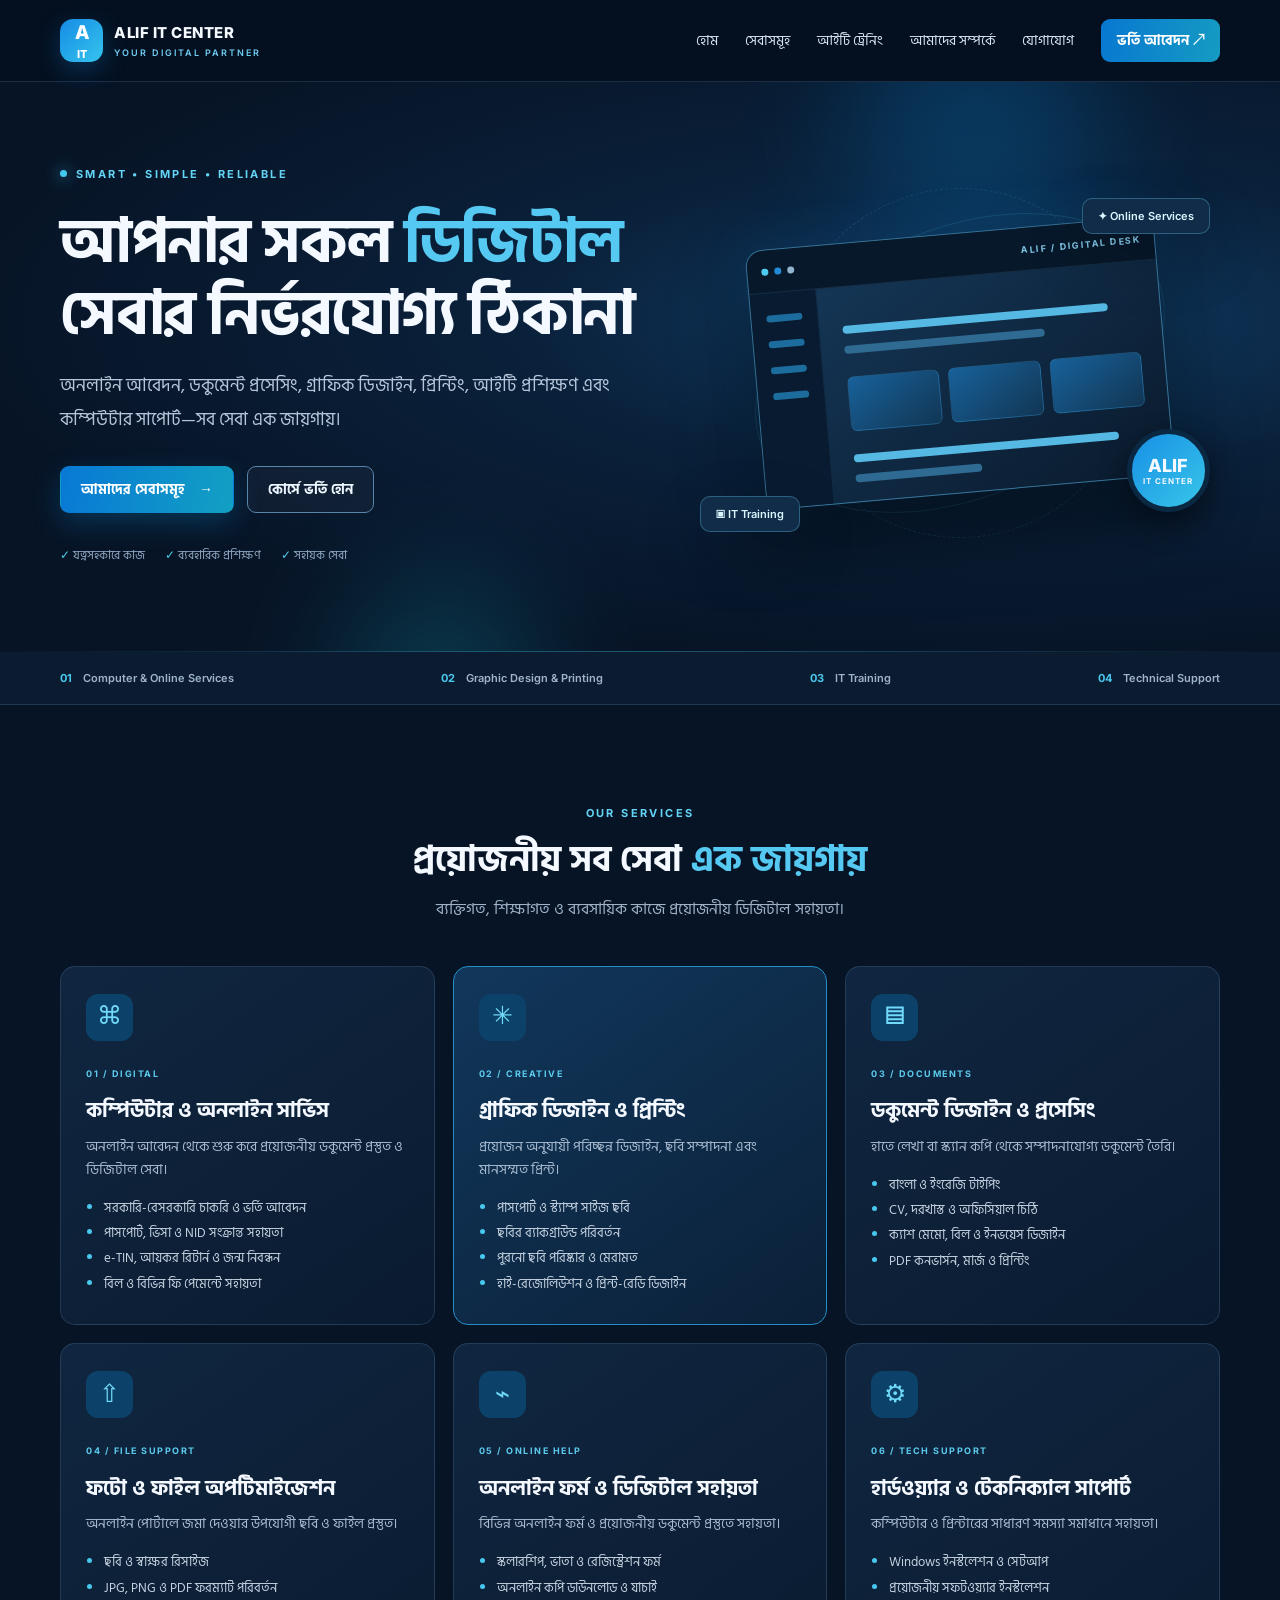
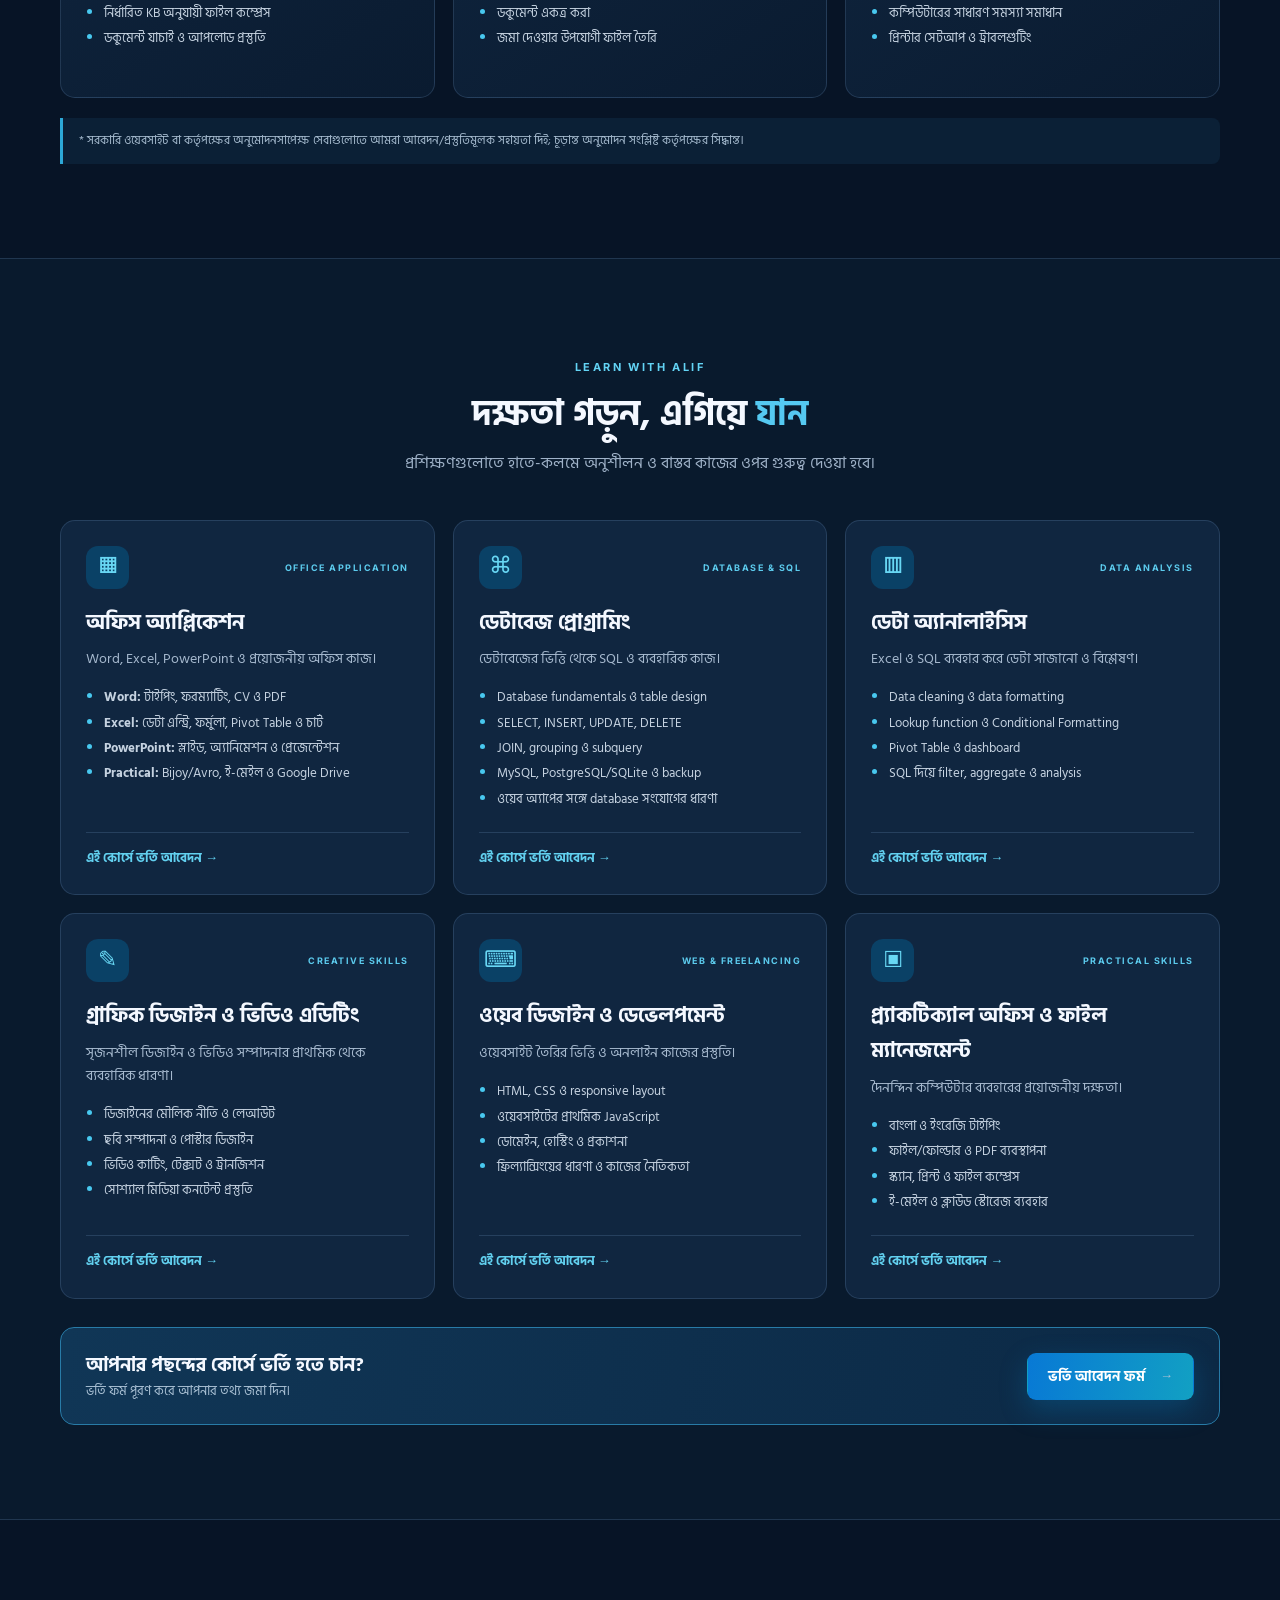
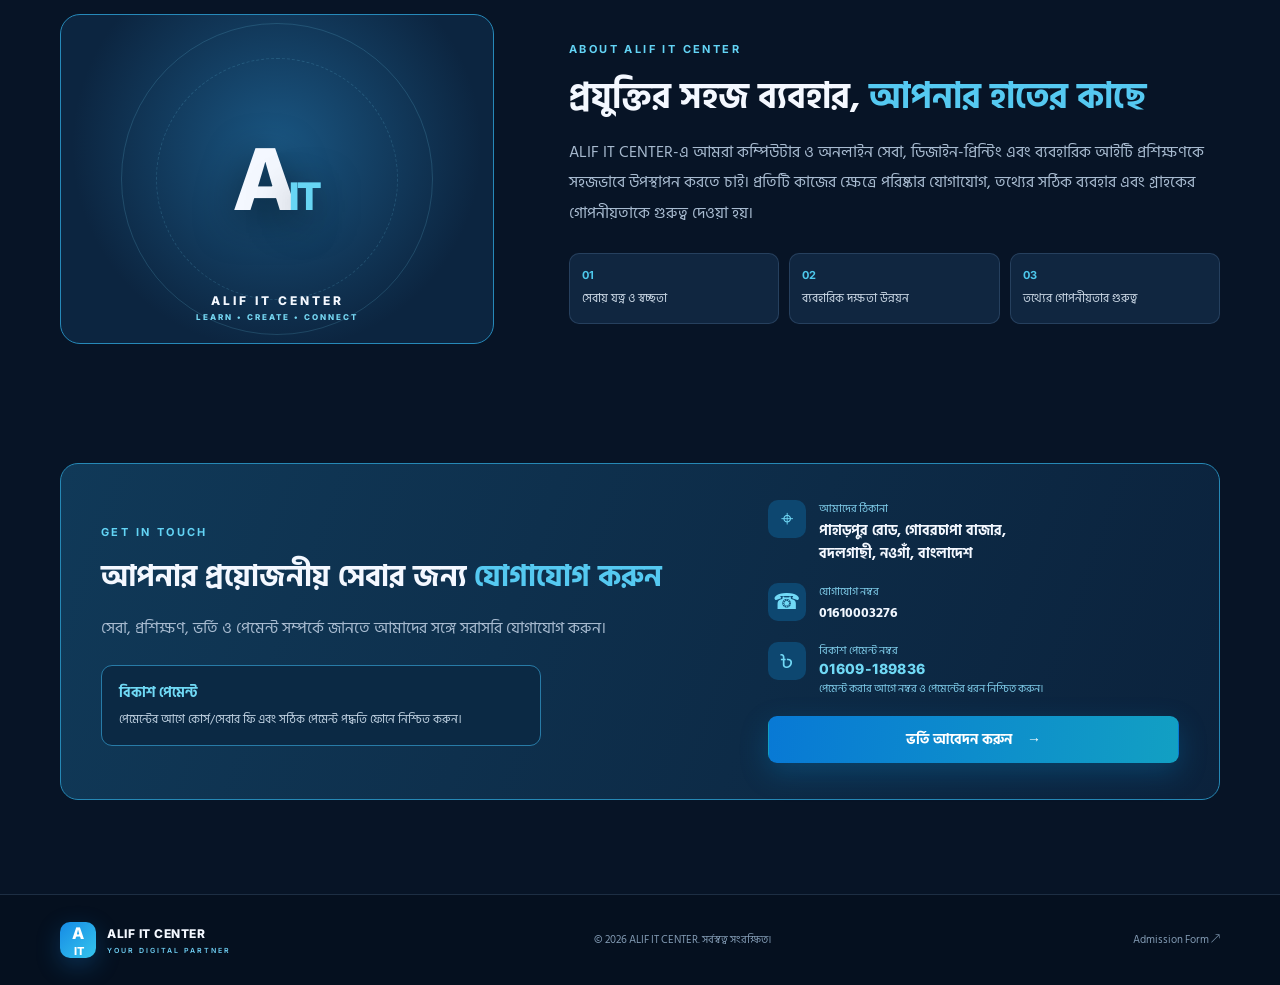
<file: index.html>
<!doctype html>
<html lang="bn">
<head>
  <meta charset="utf-8">
  <meta name="viewport" content="width=device-width, initial-scale=1">
  <meta name="description" content="ALIF IT CENTER — কম্পিউটার, অনলাইন আবেদন, গ্রাফিক ডিজাইন, প্রিন্টিং, আইটি প্রশিক্ষণ ও টেকনিক্যাল সাপোর্ট।">
  <title>ALIF IT CENTER | Digital Services & IT Training</title>
  <link rel="preconnect" href="https://fonts.googleapis.com">
  <link rel="preconnect" href="https://fonts.gstatic.com" crossorigin>
  <link href="https://fonts.googleapis.com/css2?family=Hind+Siliguri:wght@400;500;600;700&family=Inter:wght@400;500;600;700;800&display=swap" rel="stylesheet">
  <link rel="stylesheet" href="style.css">
</head>
<body>
  <header class="site-header">
    <div class="container nav-wrap">
      <a class="brand" href="index.html" aria-label="ALIF IT CENTER Home">
        <span class="brand-mark">A<span>IT</span></span>
        <span class="brand-copy"><strong>ALIF IT CENTER</strong><small>YOUR DIGITAL PARTNER</small></span>
      </a>
      <button class="nav-toggle" aria-label="মেনু খুলুন" aria-expanded="false">☰</button>
      <nav class="main-nav" aria-label="প্রধান মেনু">
        <a href="#home">হোম</a><a href="#services">সেবাসমূহ</a><a href="#training">আইটি ট্রেনিং</a><a href="#about">আমাদের সম্পর্কে</a><a href="#contact">যোগাযোগ</a>
        <a class="nav-apply" href="admission.html">ভর্তি আবেদন ↗</a>
      </nav>
    </div>
  </header>

  <main>
    <section class="hero" id="home">
      <div class="hero-glow glow-one"></div><div class="hero-glow glow-two"></div>
      <div class="container hero-grid">
        <div class="hero-copy">
          <span class="eyebrow"><i></i> SMART • SIMPLE • RELIABLE</span>
          <h1>আপনার সকল <em>ডিজিটাল</em><br>সেবার নির্ভরযোগ্য ঠিকানা</h1>
          <p>অনলাইন আবেদন, ডকুমেন্ট প্রসেসিং, গ্রাফিক ডিজাইন, প্রিন্টিং, আইটি প্রশিক্ষণ এবং কম্পিউটার সাপোর্ট—সব সেবা এক জায়গায়।</p>
          <div class="hero-actions"><a class="btn btn-primary" href="#services">আমাদের সেবাসমূহ <span>→</span></a><a class="btn btn-outline" href="admission.html">কোর্সে ভর্তি হোন</a></div>
          <div class="hero-points"><span>✓ যত্নসহকারে কাজ</span><span>✓ ব্যবহারিক প্রশিক্ষণ</span><span>✓ সহায়ক সেবা</span></div>
        </div>
        <div class="hero-visual" aria-label="কম্পিউটার ও ডিজিটাল সেবার চিত্র">
          <div class="visual-orbit orbit-a"></div><div class="visual-orbit orbit-b"></div>
          <div class="screen-card"><div class="screen-top"><b></b><b></b><b></b><span>ALIF / DIGITAL DESK</span></div><div class="screen-content"><div class="screen-sidebar"><i></i><i></i><i></i><i></i></div><div class="screen-main"><div class="screen-line wide"></div><div class="screen-line"></div><div class="screen-stats"><span></span><span></span><span></span></div><div class="screen-line wide"></div><div class="screen-line short"></div></div></div></div>
          <div class="float-chip chip-top">✦ Online Services</div><div class="float-chip chip-bottom">▣ IT Training</div><div class="hero-badge"><strong>ALIF</strong><small>IT CENTER</small></div>
        </div>
      </div>
      <div class="hero-bottom-line"></div>
    </section>

    <section class="trust-strip"><div class="container trust-items"><span><b>01</b> Computer & Online Services</span><span><b>02</b> Graphic Design & Printing</span><span><b>03</b> IT Training</span><span><b>04</b> Technical Support</span></div></section>

    <section class="section" id="services">
      <div class="container">
        <div class="section-heading"><span class="eyebrow">OUR SERVICES</span><h2>প্রয়োজনীয় সব সেবা <em>এক জায়গায়</em></h2><p>ব্যক্তিগত, শিক্ষাগত ও ব্যবসায়িক কাজে প্রয়োজনীয় ডিজিটাল সহায়তা।</p></div>
        <div class="service-grid">
          <article class="service-card"><div class="card-icon">⌘</div><span class="card-number">01 / DIGITAL</span><h3>কম্পিউটার ও অনলাইন সার্ভিস</h3><p>অনলাইন আবেদন থেকে শুরু করে প্রয়োজনীয় ডকুমেন্ট প্রস্তুত ও ডিজিটাল সেবা।</p><ul><li>সরকারি-বেসরকারি চাকরি ও ভর্তি আবেদন</li><li>পাসপোর্ট, ভিসা ও NID সংক্রান্ত সহায়তা</li><li>e-TIN, আয়কর রিটার্ন ও জন্ম নিবন্ধন</li><li>বিল ও বিভিন্ন ফি পেমেন্টে সহায়তা</li></ul></article>
          <article class="service-card featured"><div class="card-icon">✳</div><span class="card-number">02 / CREATIVE</span><h3>গ্রাফিক ডিজাইন ও প্রিন্টিং</h3><p>প্রয়োজন অনুযায়ী পরিচ্ছন্ন ডিজাইন, ছবি সম্পাদনা এবং মানসম্মত প্রিন্ট।</p><ul><li>পাসপোর্ট ও স্ট্যাম্প সাইজ ছবি</li><li>ছবির ব্যাকগ্রাউন্ড পরিবর্তন</li><li>পুরনো ছবি পরিষ্কার ও মেরামত</li><li>হাই-রেজোলিউশন ও প্রিন্ট-রেডি ডিজাইন</li></ul></article>
          <article class="service-card"><div class="card-icon">▤</div><span class="card-number">03 / DOCUMENTS</span><h3>ডকুমেন্ট ডিজাইন ও প্রসেসিং</h3><p>হাতে লেখা বা স্ক্যান কপি থেকে সম্পাদনাযোগ্য ডকুমেন্ট তৈরি।</p><ul><li>বাংলা ও ইংরেজি টাইপিং</li><li>CV, দরখাস্ত ও অফিসিয়াল চিঠি</li><li>ক্যাশ মেমো, বিল ও ইনভয়েস ডিজাইন</li><li>PDF কনভার্সন, মার্জ ও প্রিন্টিং</li></ul></article>
          <article class="service-card"><div class="card-icon">⇧</div><span class="card-number">04 / FILE SUPPORT</span><h3>ফটো ও ফাইল অপটিমাইজেশন</h3><p>অনলাইন পোর্টালে জমা দেওয়ার উপযোগী ছবি ও ফাইল প্রস্তুত।</p><ul><li>ছবি ও স্বাক্ষর রিসাইজ</li><li>JPG, PNG ও PDF ফরম্যাট পরিবর্তন</li><li>নির্ধারিত KB অনুযায়ী ফাইল কম্প্রেস</li><li>ডকুমেন্ট যাচাই ও আপলোড প্রস্তুতি</li></ul></article>
          <article class="service-card"><div class="card-icon">⌁</div><span class="card-number">05 / ONLINE HELP</span><h3>অনলাইন ফর্ম ও ডিজিটাল সহায়তা</h3><p>বিভিন্ন অনলাইন ফর্ম ও প্রয়োজনীয় ডকুমেন্ট প্রস্তুতে সহায়তা।</p><ul><li>স্কলারশিপ, ভাতা ও রেজিস্ট্রেশন ফর্ম</li><li>অনলাইন কপি ডাউনলোড ও যাচাই</li><li>ডকুমেন্ট একত্র করা</li><li>জমা দেওয়ার উপযোগী ফাইল তৈরি</li></ul></article>
          <article class="service-card"><div class="card-icon">⚙</div><span class="card-number">06 / TECH SUPPORT</span><h3>হার্ডওয়্যার ও টেকনিক্যাল সাপোর্ট</h3><p>কম্পিউটার ও প্রিন্টারের সাধারণ সমস্যা সমাধানে সহায়তা।</p><ul><li>Windows ইনস্টলেশন ও সেটআপ</li><li>প্রয়োজনীয় সফটওয়্যার ইনস্টলেশন</li><li>কম্পিউটারের সাধারণ সমস্যা সমাধান</li><li>প্রিন্টার সেটআপ ও ট্রাবলশুটিং</li></ul></article>
        </div>
        <div class="service-note">* সরকারি ওয়েবসাইট বা কর্তৃপক্ষের অনুমোদনসাপেক্ষ সেবাগুলোতে আমরা আবেদন/প্রস্তুতিমূলক সহায়তা দিই; চূড়ান্ত অনুমোদন সংশ্লিষ্ট কর্তৃপক্ষের সিদ্ধান্ত।</div>
      </div>
    </section>

    <section class="training-section section" id="training"><div class="container">
      <div class="section-heading"><span class="eyebrow">LEARN WITH ALIF</span><h2>দক্ষতা গড়ুন, এগিয়ে <em>যান</em></h2><p>প্রশিক্ষণগুলোতে হাতে-কলমে অনুশীলন ও বাস্তব কাজের ওপর গুরুত্ব দেওয়া হবে।</p></div>
      <div class="course-grid">
        <article class="course-card"><div class="course-top"><span class="course-icon">▦</span><span class="course-tag">OFFICE APPLICATION</span></div><h3>অফিস অ্যাপ্লিকেশন</h3><p>Word, Excel, PowerPoint ও প্রয়োজনীয় অফিস কাজ।</p><ul><li><b>Word:</b> টাইপিং, ফরম্যাটিং, CV ও PDF</li><li><b>Excel:</b> ডেটা এন্ট্রি, ফর্মুলা, Pivot Table ও চার্ট</li><li><b>PowerPoint:</b> স্লাইড, অ্যানিমেশন ও প্রেজেন্টেশন</li><li><b>Practical:</b> Bijoy/Avro, ই-মেইল ও Google Drive</li></ul><a href="admission.html?course=Office%20Application">এই কোর্সে ভর্তি আবেদন →</a></article>
        <article class="course-card"><div class="course-top"><span class="course-icon">⌘</span><span class="course-tag">DATABASE & SQL</span></div><h3>ডেটাবেজ প্রোগ্রামিং</h3><p>ডেটাবেজের ভিত্তি থেকে SQL ও ব্যবহারিক কাজ।</p><ul><li>Database fundamentals ও table design</li><li>SELECT, INSERT, UPDATE, DELETE</li><li>JOIN, grouping ও subquery</li><li>MySQL, PostgreSQL/SQLite ও backup</li><li>ওয়েব অ্যাপের সঙ্গে database সংযোগের ধারণা</li></ul><a href="admission.html?course=Database%20Programming">এই কোর্সে ভর্তি আবেদন →</a></article>
        <article class="course-card"><div class="course-top"><span class="course-icon">▥</span><span class="course-tag">DATA ANALYSIS</span></div><h3>ডেটা অ্যানালাইসিস</h3><p>Excel ও SQL ব্যবহার করে ডেটা সাজানো ও বিশ্লেষণ।</p><ul><li>Data cleaning ও data formatting</li><li>Lookup function ও Conditional Formatting</li><li>Pivot Table ও dashboard</li><li>SQL দিয়ে filter, aggregate ও analysis</li></ul><a href="admission.html?course=Data%20Analysis">এই কোর্সে ভর্তি আবেদন →</a></article>
        <article class="course-card"><div class="course-top"><span class="course-icon">✎</span><span class="course-tag">CREATIVE SKILLS</span></div><h3>গ্রাফিক ডিজাইন ও ভিডিও এডিটিং</h3><p>সৃজনশীল ডিজাইন ও ভিডিও সম্পাদনার প্রাথমিক থেকে ব্যবহারিক ধারণা।</p><ul><li>ডিজাইনের মৌলিক নীতি ও লেআউট</li><li>ছবি সম্পাদনা ও পোস্টার ডিজাইন</li><li>ভিডিও কাটিং, টেক্সট ও ট্রানজিশন</li><li>সোশ্যাল মিডিয়া কনটেন্ট প্রস্তুতি</li></ul><a href="admission.html?course=Graphic%20Design%20%26%20Video%20Editing">এই কোর্সে ভর্তি আবেদন →</a></article>
        <article class="course-card"><div class="course-top"><span class="course-icon">⌨</span><span class="course-tag">WEB & FREELANCING</span></div><h3>ওয়েব ডিজাইন ও ডেভেলপমেন্ট</h3><p>ওয়েবসাইট তৈরির ভিত্তি ও অনলাইন কাজের প্রস্তুতি।</p><ul><li>HTML, CSS ও responsive layout</li><li>ওয়েবসাইটের প্রাথমিক JavaScript</li><li>ডোমেইন, হোস্টিং ও প্রকাশনা</li><li>ফ্রিল্যান্সিংয়ের ধারণা ও কাজের নৈতিকতা</li></ul><a href="admission.html?course=Web%20Design%20%26%20Development">এই কোর্সে ভর্তি আবেদন →</a></article>
        <article class="course-card"><div class="course-top"><span class="course-icon">▣</span><span class="course-tag">PRACTICAL SKILLS</span></div><h3>প্র্যাকটিক্যাল অফিস ও ফাইল ম্যানেজমেন্ট</h3><p>দৈনন্দিন কম্পিউটার ব্যবহারের প্রয়োজনীয় দক্ষতা।</p><ul><li>বাংলা ও ইংরেজি টাইপিং</li><li>ফাইল/ফোল্ডার ও PDF ব্যবস্থাপনা</li><li>স্ক্যান, প্রিন্ট ও ফাইল কম্প্রেস</li><li>ই-মেইল ও ক্লাউড স্টোরেজ ব্যবহার</li></ul><a href="admission.html?course=Practical%20Office%20%26%20File%20Management">এই কোর্সে ভর্তি আবেদন →</a></article>
      </div>
      <div class="training-cta"><div><strong>আপনার পছন্দের কোর্সে ভর্তি হতে চান?</strong><span>ভর্তি ফর্ম পূরণ করে আপনার তথ্য জমা দিন।</span></div><a class="btn btn-primary" href="admission.html">ভর্তি আবেদন ফর্ম <span>→</span></a></div>
    </div></section>

    <section class="about-section section" id="about"><div class="container about-grid"><div class="about-art"><div class="about-big">A<span>IT</span></div><div class="about-caption">ALIF IT CENTER<br><small>LEARN • CREATE • CONNECT</small></div></div><div class="about-copy"><span class="eyebrow">ABOUT ALIF IT CENTER</span><h2>প্রযুক্তির সহজ ব্যবহার, <em>আপনার হাতের কাছে</em></h2><p>ALIF IT CENTER-এ আমরা কম্পিউটার ও অনলাইন সেবা, ডিজাইন-প্রিন্টিং এবং ব্যবহারিক আইটি প্রশিক্ষণকে সহজভাবে উপস্থাপন করতে চাই। প্রতিটি কাজের ক্ষেত্রে পরিষ্কার যোগাযোগ, তথ্যের সঠিক ব্যবহার এবং গ্রাহকের গোপনীয়তাকে গুরুত্ব দেওয়া হয়।</p><div class="about-points"><div><b>01</b><span>সেবায় যত্ন ও স্বচ্ছতা</span></div><div><b>02</b><span>ব্যবহারিক দক্ষতা উন্নয়ন</span></div><div><b>03</b><span>তথ্যের গোপনীয়তার গুরুত্ব</span></div></div></div></div></section>

    <section class="contact-section section" id="contact"><div class="container contact-box"><div><span class="eyebrow">GET IN TOUCH</span><h2>আপনার প্রয়োজনীয় সেবার জন্য <em>যোগাযোগ করুন</em></h2><p>সেবা, প্রশিক্ষণ, ভর্তি ও পেমেন্ট সম্পর্কে জানতে আমাদের সঙ্গে সরাসরি যোগাযোগ করুন।</p><div class="contact-payment-note"><strong>বিকাশ পেমেন্ট</strong><span>পেমেন্টের আগে কোর্স/সেবার ফি এবং সঠিক পেমেন্ট পদ্ধতি ফোনে নিশ্চিত করুন।</span></div></div><div class="contact-details"><div class="contact-line"><span>⌖</span><div><small>আমাদের ঠিকানা</small><strong>পাহাড়পুর রোড, গোবরচাপা বাজার,<br>বদলগাছী, নওগাঁ, বাংলাদেশ</strong></div></div><div class="contact-line"><span>☎</span><div><small>যোগাযোগ নম্বর</small><strong><a href="tel:+8801610003276">01610003276</a></strong></div></div><div class="contact-line"><span>৳</span><div><small>বিকাশ পেমেন্ট নম্বর</small><strong class="payment-number">01609-189836</strong><small class="payment-hint">পেমেন্ট করার আগে নম্বর ও পেমেন্টের ধরন নিশ্চিত করুন।</small></div></div><a class="btn btn-primary" href="admission.html">ভর্তি আবেদন করুন <span>→</span></a></div></div></section>
  </main>

  <footer class="site-footer"><div class="container footer-wrap"><a class="brand footer-brand" href="#home"><span class="brand-mark">A<span>IT</span></span><span class="brand-copy"><strong>ALIF IT CENTER</strong><small>YOUR DIGITAL PARTNER</small></span></a><p>© <span id="year"></span> ALIF IT CENTER. সর্বস্বত্ব সংরক্ষিত।</p><a href="admission.html">Admission Form ↗</a></div></footer>
  <script src="main.js"></script>
</body>
</html>
</file>
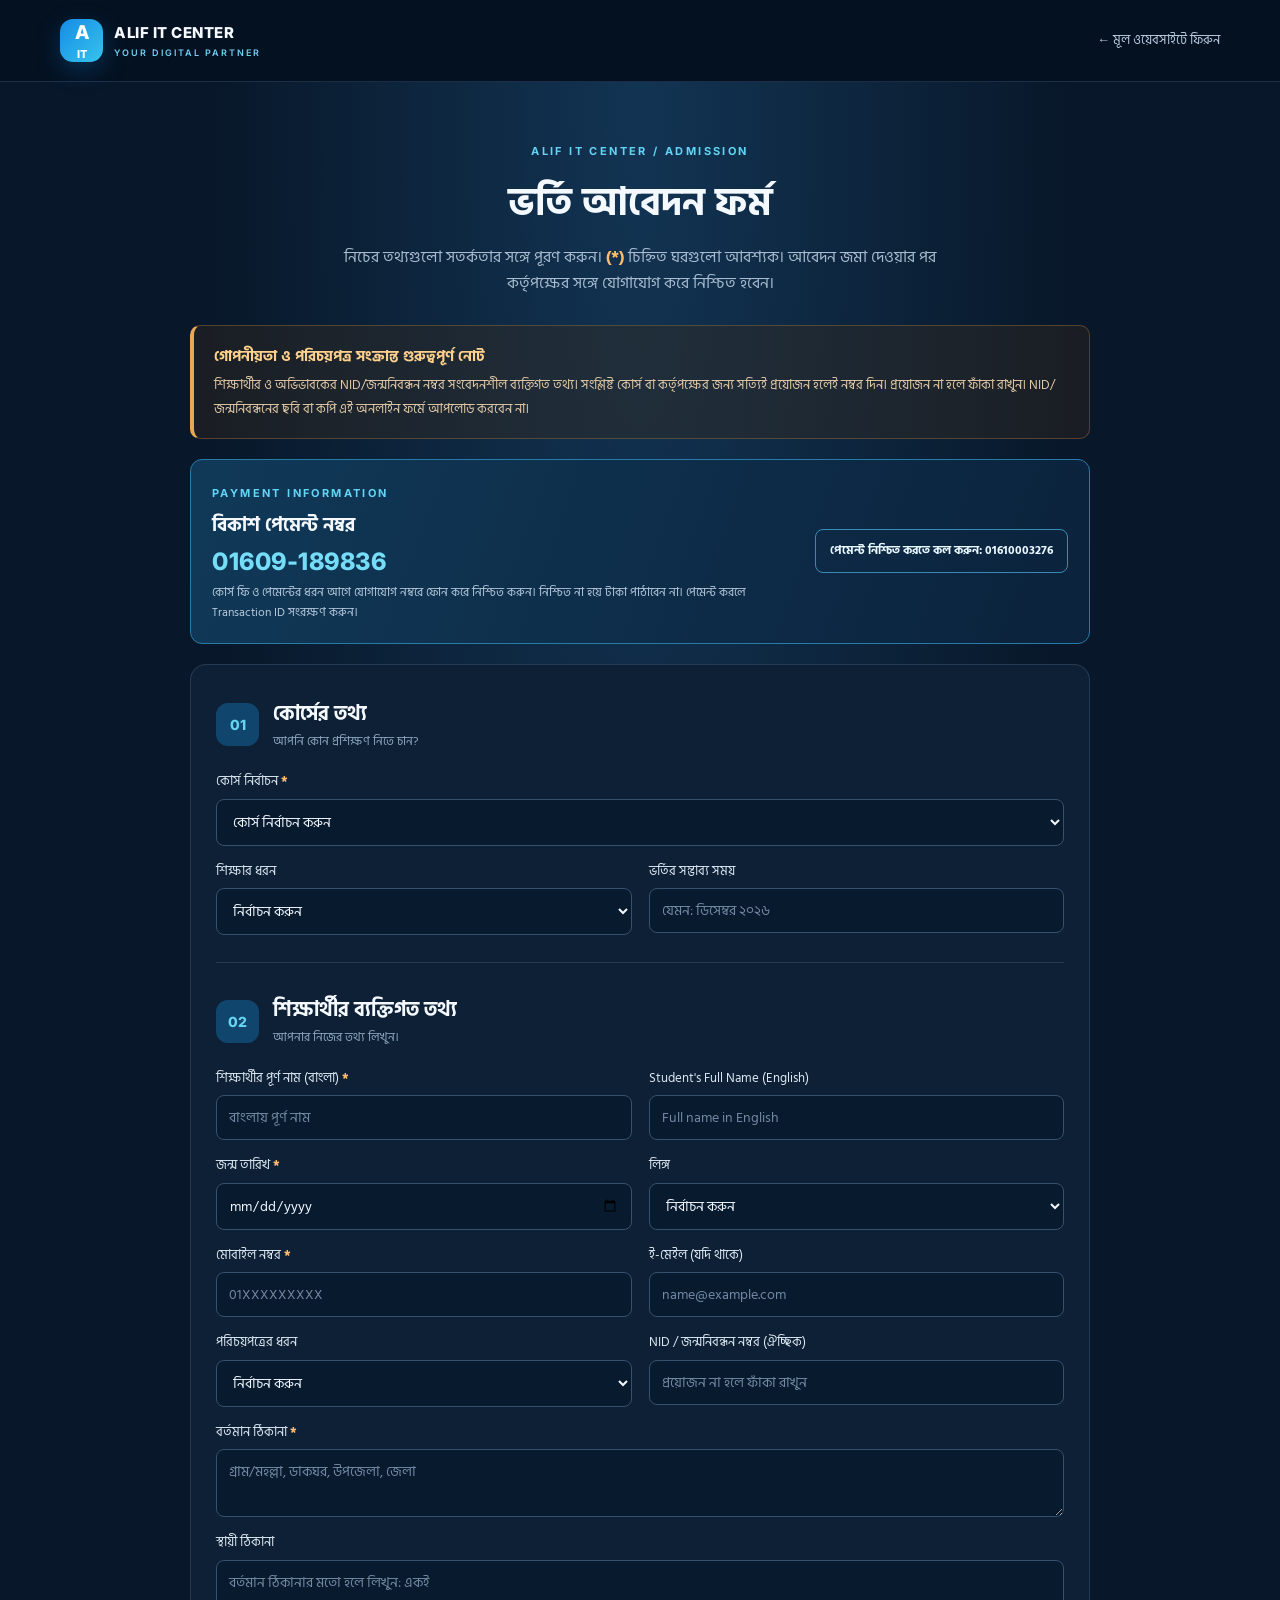
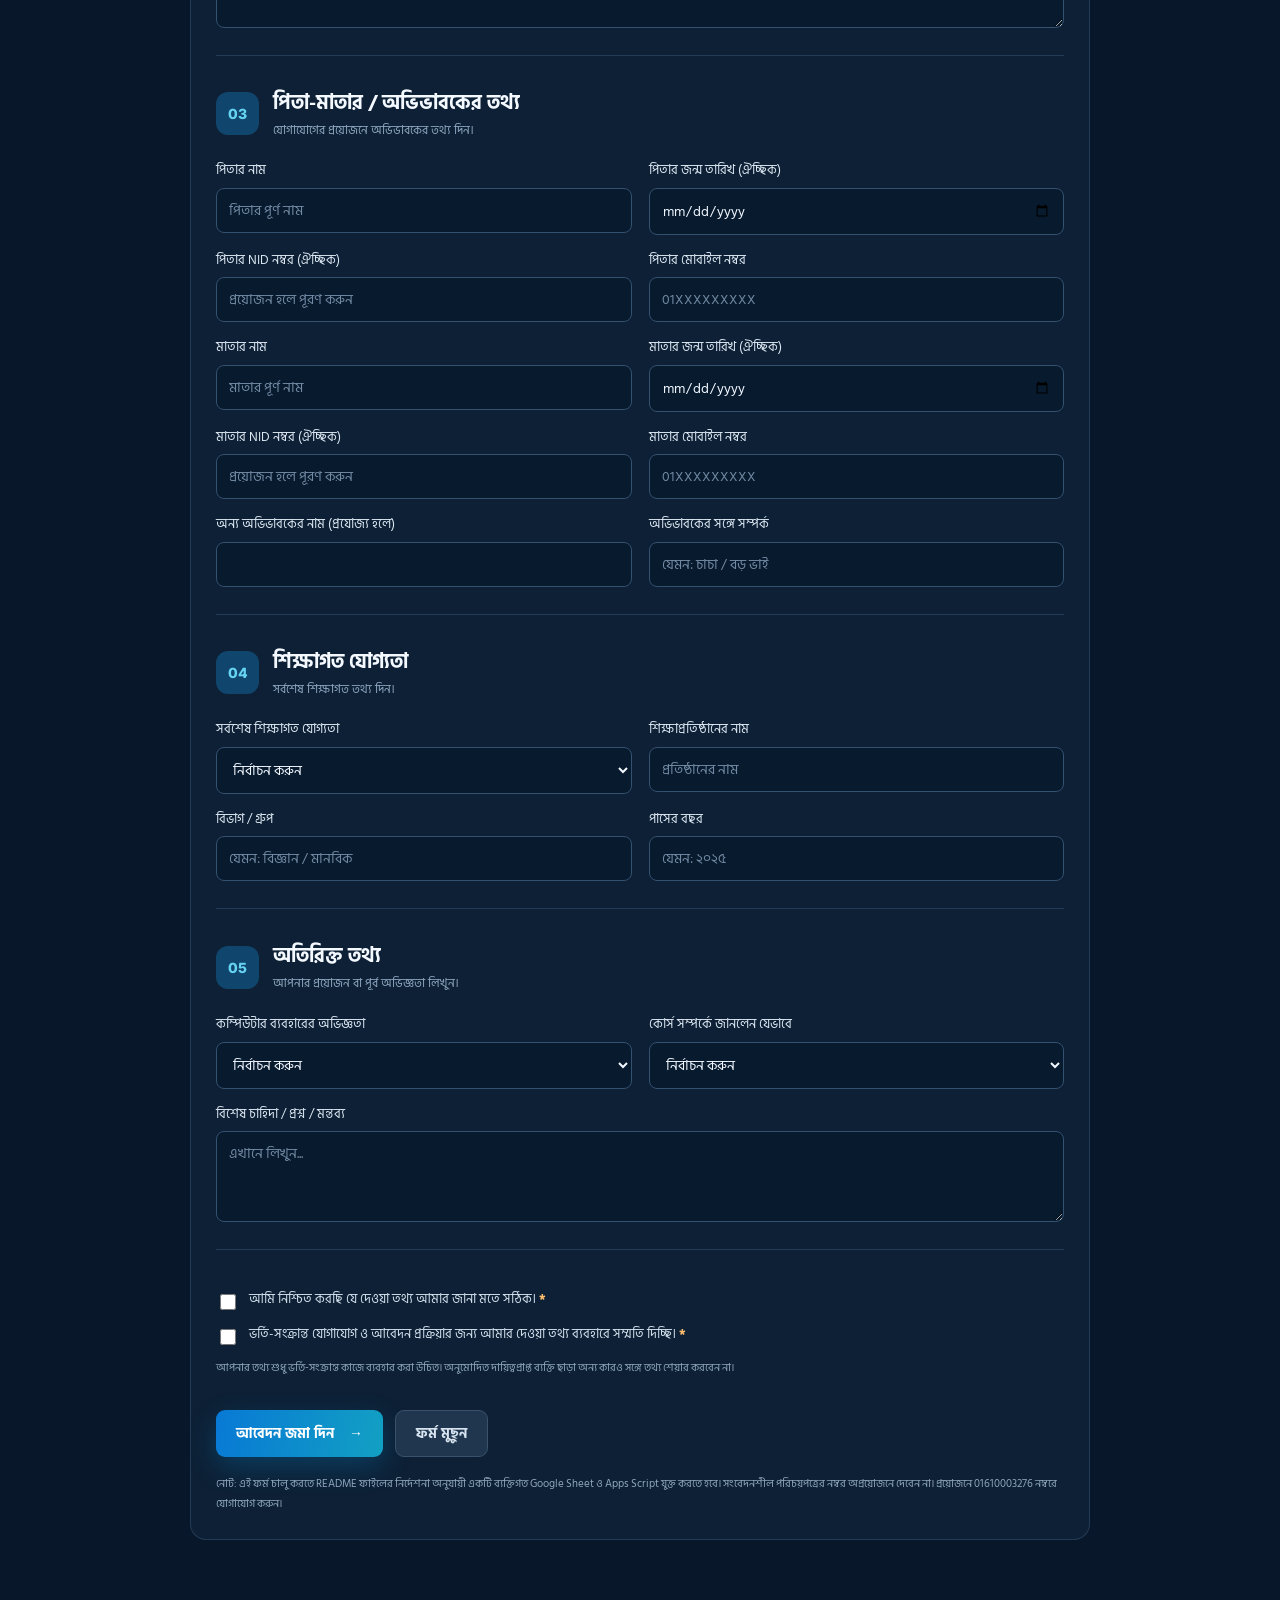
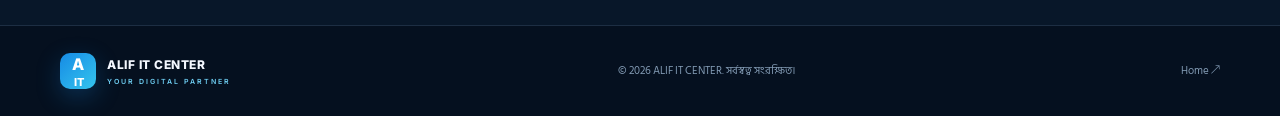
<file: admission.html>
<!doctype html>
<html lang="bn">
<head>
  <meta charset="utf-8"><meta name="viewport" content="width=device-width, initial-scale=1">
  <meta name="description" content="ALIF IT CENTER-এর কোর্সে ভর্তির অনলাইন আবেদন ফর্ম।">
  <title>ভর্তি আবেদন | ALIF IT CENTER</title>
  <link rel="preconnect" href="https://fonts.googleapis.com"><link rel="preconnect" href="https://fonts.gstatic.com" crossorigin>
  <link href="https://fonts.googleapis.com/css2?family=Hind+Siliguri:wght@400;500;600;700&family=Inter:wght@400;500;600;700;800&display=swap" rel="stylesheet">
  <link rel="stylesheet" href="style.css">
</head>
<body class="admission-body">
  <header class="site-header"><div class="container nav-wrap"><a class="brand" href="index.html"><span class="brand-mark">A<span>IT</span></span><span class="brand-copy"><strong>ALIF IT CENTER</strong><small>YOUR DIGITAL PARTNER</small></span></a><a class="back-home" href="index.html">← মূল ওয়েবসাইটে ফিরুন</a></div></header>
  <main class="admission-main"><div class="container form-container">
    <div class="form-intro"><span class="eyebrow">ALIF IT CENTER / ADMISSION</span><h1>ভর্তি আবেদন ফর্ম</h1><p>নিচের তথ্যগুলো সতর্কতার সঙ্গে পূরণ করুন। <b>(*)</b> চিহ্নিত ঘরগুলো আবশ্যক। আবেদন জমা দেওয়ার পর কর্তৃপক্ষের সঙ্গে যোগাযোগ করে নিশ্চিত হবেন।</p></div>
    <div class="privacy-alert"><strong>গোপনীয়তা ও পরিচয়পত্র সংক্রান্ত গুরুত্বপূর্ণ নোট</strong><p>শিক্ষার্থীর ও অভিভাবকের NID/জন্মনিবন্ধন নম্বর সংবেদনশীল ব্যক্তিগত তথ্য। সংশ্লিষ্ট কোর্স বা কর্তৃপক্ষের জন্য সত্যিই প্রয়োজন হলেই নম্বর দিন। প্রয়োজন না হলে ফাঁকা রাখুন। NID/জন্মনিবন্ধনের ছবি বা কপি এই অনলাইন ফর্মে আপলোড করবেন না।</p></div>
    <div class="admission-payment"><div><span class="eyebrow">PAYMENT INFORMATION</span><h2>বিকাশ পেমেন্ট নম্বর</h2><strong class="admission-payment-number">01609-189836</strong><p>কোর্স ফি ও পেমেন্টের ধরন আগে যোগাযোগ নম্বরে ফোন করে নিশ্চিত করুন। নিশ্চিত না হয়ে টাকা পাঠাবেন না। পেমেন্ট করলে Transaction ID সংরক্ষণ করুন।</p></div><a class="payment-call" href="tel:+8801610003276">পেমেন্ট নিশ্চিত করতে কল করুন: 01610003276</a></div>
    <form id="admissionForm" class="admission-form" novalidate>
      <section class="form-section"><div class="form-section-title"><span>01</span><div><h2>কোর্সের তথ্য</h2><p>আপনি কোন প্রশিক্ষণ নিতে চান?</p></div></div>
        <div class="field-grid"><label class="field full"><span>কোর্স নির্বাচন <b>*</b></span><select name="course" id="course" required><option value="">কোর্স নির্বাচন করুন</option><option>Office Application</option><option>Database Programming</option><option>Data Analysis</option><option>Graphic Design & Video Editing</option><option>Web Design & Development</option><option>Practical Office & File Management</option><option>অন্যান্য / পরামর্শ প্রয়োজন</option></select></label><label class="field"><span>শিক্ষার ধরন</span><select name="study_mode"><option value="">নির্বাচন করুন</option><option>নিয়মিত</option><option>সাপ্তাহিক</option><option>সময় আলোচনা করে</option></select></label><label class="field"><span>ভর্তির সম্ভাব্য সময়</span><input name="preferred_start" type="text" placeholder="যেমন: ডিসেম্বর ২০২৬"></label></div>
      </section>
      <section class="form-section"><div class="form-section-title"><span>02</span><div><h2>শিক্ষার্থীর ব্যক্তিগত তথ্য</h2><p>আপনার নিজের তথ্য লিখুন।</p></div></div>
        <div class="field-grid"><label class="field"><span>শিক্ষার্থীর পূর্ণ নাম (বাংলা) <b>*</b></span><input name="student_name_bn" required autocomplete="name" placeholder="বাংলায় পূর্ণ নাম"></label><label class="field"><span>Student's Full Name (English)</span><input name="student_name_en" placeholder="Full name in English"></label><label class="field"><span>জন্ম তারিখ <b>*</b></span><input name="student_dob" type="date" required></label><label class="field"><span>লিঙ্গ</span><select name="gender"><option value="">নির্বাচন করুন</option><option>পুরুষ</option><option>নারী</option><option>অন্যান্য</option><option>বলতে অনিচ্ছুক</option></select></label><label class="field"><span>মোবাইল নম্বর <b>*</b></span><input name="student_phone" type="tel" inputmode="numeric" required placeholder="01XXXXXXXXX"></label><label class="field"><span>ই-মেইল (যদি থাকে)</span><input name="student_email" type="email" placeholder="name@example.com"></label><label class="field"><span>পরিচয়পত্রের ধরন</span><select name="student_id_type"><option value="">নির্বাচন করুন</option><option>NID</option><option>জন্মনিবন্ধন</option><option>এখনো নেই</option></select></label><label class="field"><span>NID / জন্মনিবন্ধন নম্বর (ঐচ্ছিক)</span><input name="student_id_number" inputmode="numeric" placeholder="প্রয়োজন না হলে ফাঁকা রাখুন"></label><label class="field full"><span>বর্তমান ঠিকানা <b>*</b></span><textarea name="present_address" required rows="2" placeholder="গ্রাম/মহল্লা, ডাকঘর, উপজেলা, জেলা"></textarea></label><label class="field full"><span>স্থায়ী ঠিকানা</span><textarea name="permanent_address" rows="2" placeholder="বর্তমান ঠিকানার মতো হলে লিখুন: একই"></textarea></label></div>
      </section>
      <section class="form-section"><div class="form-section-title"><span>03</span><div><h2>পিতা-মাতার / অভিভাবকের তথ্য</h2><p>যোগাযোগের প্রয়োজনে অভিভাবকের তথ্য দিন।</p></div></div>
        <div class="field-grid"><label class="field"><span>পিতার নাম</span><input name="father_name" placeholder="পিতার পূর্ণ নাম"></label><label class="field"><span>পিতার জন্ম তারিখ (ঐচ্ছিক)</span><input name="father_dob" type="date"></label><label class="field"><span>পিতার NID নম্বর (ঐচ্ছিক)</span><input name="father_nid" inputmode="numeric" placeholder="প্রয়োজন হলে পূরণ করুন"></label><label class="field"><span>পিতার মোবাইল নম্বর</span><input name="father_phone" type="tel" inputmode="numeric" placeholder="01XXXXXXXXX"></label><label class="field"><span>মাতার নাম</span><input name="mother_name" placeholder="মাতার পূর্ণ নাম"></label><label class="field"><span>মাতার জন্ম তারিখ (ঐচ্ছিক)</span><input name="mother_dob" type="date"></label><label class="field"><span>মাতার NID নম্বর (ঐচ্ছিক)</span><input name="mother_nid" inputmode="numeric" placeholder="প্রয়োজন হলে পূরণ করুন"></label><label class="field"><span>মাতার মোবাইল নম্বর</span><input name="mother_phone" type="tel" inputmode="numeric" placeholder="01XXXXXXXXX"></label><label class="field"><span>অন্য অভিভাবকের নাম (প্রযোজ্য হলে)</span><input name="guardian_name"></label><label class="field"><span>অভিভাবকের সঙ্গে সম্পর্ক</span><input name="guardian_relation" placeholder="যেমন: চাচা / বড় ভাই"></label></div>
      </section>
      <section class="form-section"><div class="form-section-title"><span>04</span><div><h2>শিক্ষাগত যোগ্যতা</h2><p>সর্বশেষ শিক্ষাগত তথ্য দিন।</p></div></div>
        <div class="field-grid"><label class="field"><span>সর্বশেষ শিক্ষাগত যোগ্যতা</span><select name="education"><option value="">নির্বাচন করুন</option><option>পঞ্চম শ্রেণি</option><option>অষ্টম শ্রেণি</option><option>SSC / সমমান</option><option>HSC / সমমান</option><option>ডিপ্লোমা</option><option>স্নাতক</option><option>স্নাতকোত্তর</option><option>অন্যান্য</option></select></label><label class="field"><span>শিক্ষাপ্রতিষ্ঠানের নাম</span><input name="institution" placeholder="প্রতিষ্ঠানের নাম"></label><label class="field"><span>বিভাগ / গ্রুপ</span><input name="group_name" placeholder="যেমন: বিজ্ঞান / মানবিক"></label><label class="field"><span>পাসের বছর</span><input name="passing_year" inputmode="numeric" placeholder="যেমন: ২০২৫"></label></div>
      </section>
      <section class="form-section"><div class="form-section-title"><span>05</span><div><h2>অতিরিক্ত তথ্য</h2><p>আপনার প্রয়োজন বা পূর্ব অভিজ্ঞতা লিখুন।</p></div></div>
        <div class="field-grid"><label class="field"><span>কম্পিউটার ব্যবহারের অভিজ্ঞতা</span><select name="computer_experience"><option value="">নির্বাচন করুন</option><option>নতুন / কোনো অভিজ্ঞতা নেই</option><option>প্রাথমিক</option><option>মাঝারি</option><option>ভালো</option></select></label><label class="field"><span>কোর্স সম্পর্কে জানলেন যেভাবে</span><select name="source"><option value="">নির্বাচন করুন</option><option>Facebook</option><option>পরিচিতজন</option><option>প্রতিষ্ঠানে এসে</option><option>অন্যান্য</option></select></label><label class="field full"><span>বিশেষ চাহিদা / প্রশ্ন / মন্তব্য</span><textarea name="notes" rows="3" placeholder="এখানে লিখুন..."></textarea></label></div>
      </section>
      <section class="consent-section"><label class="check-row"><input type="checkbox" name="information_confirmed" required><span>আমি নিশ্চিত করছি যে দেওয়া তথ্য আমার জানা মতে সঠিক। <b>*</b></span></label><label class="check-row"><input type="checkbox" name="privacy_consent" required><span>ভর্তি-সংক্রান্ত যোগাযোগ ও আবেদন প্রক্রিয়ার জন্য আমার দেওয়া তথ্য ব্যবহারে সম্মতি দিচ্ছি। <b>*</b></span></label><p>আপনার তথ্য শুধু ভর্তি-সংক্রান্ত কাজে ব্যবহার করা উচিত। অনুমোদিত দায়িত্বপ্রাপ্ত ব্যক্তি ছাড়া অন্য কারও সঙ্গে তথ্য শেয়ার করবেন না।</p></section>
      <div class="form-actions"><button class="btn btn-primary submit-btn" type="submit">আবেদন জমা দিন <span>→</span></button><button class="btn btn-light" type="reset">ফর্ম মুছুন</button></div>
      <div id="formStatus" class="form-status" role="status" aria-live="polite"></div>
      <p class="form-footnote">নোট: এই ফর্ম চালু করতে README ফাইলের নির্দেশনা অনুযায়ী একটি ব্যক্তিগত Google Sheet ও Apps Script যুক্ত করতে হবে। সংবেদনশীল পরিচয়পত্রের নম্বর অপ্রয়োজনে দেবেন না। প্রয়োজনে 01610003276 নম্বরে যোগাযোগ করুন।</p>
    </form>
  </div></main>
  <footer class="site-footer"><div class="container footer-wrap"><a class="brand footer-brand" href="index.html"><span class="brand-mark">A<span>IT</span></span><span class="brand-copy"><strong>ALIF IT CENTER</strong><small>YOUR DIGITAL PARTNER</small></span></a><p>© <span id="year"></span> ALIF IT CENTER. সর্বস্বত্ব সংরক্ষিত।</p><a href="index.html">Home ↗</a></div></footer>
  <script src="main.js"></script>
  <script src="admission.js"></script>
</body>
</html>
</file>
<file: style.css>
:root{--bg:#071426;--bg2:#0a1b31;--panel:#10243d;--panel2:#122b49;--blue:#168be5;--cyan:#40c8f4;--text:#f4f8ff;--muted:#a9bad0;--line:rgba(131,177,220,.19);--white:#fff;--ink:#102033;--shadow:0 22px 60px rgba(0,0,0,.22)}
*{box-sizing:border-box}html{scroll-behavior:smooth}body{margin:0;background:#071426;color:var(--text);font-family:'Hind Siliguri',sans-serif;font-size:16px;line-height:1.65}a{color:inherit;text-decoration:none}.container{width:min(1160px,calc(100% - 40px));margin-inline:auto}.site-header{height:82px;position:sticky;top:0;z-index:50;background:rgba(5,17,32,.91);backdrop-filter:blur(16px);border-bottom:1px solid var(--line)}.nav-wrap{height:100%;display:flex;align-items:center;justify-content:space-between}.brand{display:flex;align-items:center;gap:11px}.brand-mark{width:43px;height:43px;border-radius:13px;display:grid;place-items:center;background:linear-gradient(135deg,#168be5,#35c5ed);font:800 19px Inter,sans-serif;color:#fff;box-shadow:0 8px 25px #168be544}.brand-mark span{font-size:11px;margin-left:1px}.brand-copy{display:flex;flex-direction:column;line-height:1.15}.brand-copy strong{font:800 15px Inter,sans-serif;letter-spacing:.5px}.brand-copy small{font:600 9px Inter,sans-serif;letter-spacing:2px;color:#6fcff4;margin-top:5px}.main-nav{display:flex;align-items:center;gap:27px;font-size:14px;color:#d6e2f0}.main-nav>a:not(.nav-apply):hover,.back-home:hover{color:var(--cyan)}.nav-apply{padding:10px 16px;border-radius:9px;background:linear-gradient(100deg,#0878d1,#159bc2);font-weight:700;color:#fff}.nav-toggle{display:none;background:none;color:white;border:0;font-size:25px}.hero{position:relative;overflow:hidden;min-height:570px;background:radial-gradient(ellipse at 77% 42%,#123e68 0%,#0a213b 33%,#071426 74%);display:flex;align-items:center}.hero-grid{display:grid;grid-template-columns:1.08fr .92fr;align-items:center;gap:30px;padding-top:75px;padding-bottom:84px;position:relative;z-index:1}.eyebrow{display:inline-flex;align-items:center;gap:9px;color:#63d4f5;font:700 11px Inter,sans-serif;letter-spacing:2.4px}.eyebrow i{width:7px;height:7px;border-radius:50%;background:#43c8ef;box-shadow:0 0 15px #43c8ef}.hero h1{font-size:clamp(38px,5vw,61px);line-height:1.18;letter-spacing:-1.4px;margin:22px 0 18px;font-weight:700}.hero h1 em,.section-heading h2 em,.about-copy h2 em,.contact-box h2 em{font-style:normal;color:#55c9f1}.hero-copy>p{max-width:590px;color:#b5c6da;font-size:18px;line-height:1.85;margin:0}.hero-actions{display:flex;gap:13px;margin-top:30px;flex-wrap:wrap}.btn{min-height:47px;padding:11px 20px;border-radius:9px;display:inline-flex;align-items:center;justify-content:center;gap:15px;border:1px solid transparent;font:700 14px 'Hind Siliguri',sans-serif;cursor:pointer;transition:.2s}.btn-primary{background:linear-gradient(100deg,#0879d5,#12a0c3);color:white;box-shadow:0 10px 28px #078bd144}.btn-primary:hover{transform:translateY(-2px);box-shadow:0 15px 32px #078bd166}.btn-outline{border-color:#5a85aa;color:#edf7ff;background:#ffffff08}.btn-outline:hover{background:#ffffff16}.hero-points{display:flex;gap:20px;flex-wrap:wrap;margin-top:33px;color:#91a9c2;font-size:12px}.hero-points span:first-letter{color:#4dd0ed}.hero-visual{height:390px;position:relative;display:grid;place-items:center}.visual-orbit{position:absolute;border:1px solid #4abde52b;border-radius:50%;transform:rotate(-23deg)}.orbit-a{width:430px;height:270px}.orbit-b{width:350px;height:350px;border-style:dashed}.screen-card{width:min(410px,90%);height:260px;border:1px solid #4d9cc5a0;background:linear-gradient(145deg,#163b5d,#0a1a2d);border-radius:17px;overflow:hidden;transform:rotate(-5deg);box-shadow:0 35px 75px #0008,0 0 50px #168be522;z-index:2}.screen-top{height:43px;background:#07182a;display:flex;align-items:center;gap:6px;padding:0 14px;border-bottom:1px solid #5d93b72c}.screen-top b{width:7px;height:7px;border-radius:50%;background:#4ecaf0}.screen-top b:nth-child(2){background:#238bd6}.screen-top b:nth-child(3){background:#93b4ce}.screen-top span{margin-left:auto;font:700 9px Inter,sans-serif;letter-spacing:1.5px;color:#82c8e8}.screen-content{display:flex;height:calc(100% - 43px)}.screen-sidebar{width:67px;background:#091b30;border-right:1px solid #4d9cc522;padding:22px 15px;display:flex;flex-direction:column;gap:19px}.screen-sidebar i{height:7px;border-radius:4px;background:#1c6c9d}.screen-main{flex:1;padding:27px 23px}.screen-line{height:8px;width:68%;border-radius:5px;background:#2e6a91;margin:12px 0}.screen-line.wide{width:90%;background:#55b9e4}.screen-line.short{width:43%}.screen-stats{display:flex;gap:9px;margin:23px 0}.screen-stats span{height:55px;flex:1;border-radius:7px;background:linear-gradient(145deg,#17619a,#123654);border:1px solid #57b9e62b}.float-chip{position:absolute;z-index:4;padding:10px 15px;border-radius:10px;background:#102c48;border:1px solid #65c7eb54;box-shadow:var(--shadow);font:600 11px Inter,sans-serif;color:#d9f5ff}.chip-top{top:30px;right:10px}.chip-bottom{bottom:26px;left:0}.hero-badge{position:absolute;z-index:3;right:2%;bottom:46px;width:83px;height:83px;border-radius:50%;background:linear-gradient(135deg,#188fe5,#37c6e9);border:5px solid #0b2843;display:grid;align-content:center;justify-items:center;box-shadow:0 12px 30px #0007}.hero-badge strong{font:800 18px Inter,sans-serif}.hero-badge small{font:700 8px Inter,sans-serif;letter-spacing:1px}.hero-glow{position:absolute;border-radius:50%;filter:blur(60px);opacity:.24}.glow-one{width:250px;height:250px;background:#078bdd;top:-90px;right:14%}.glow-two{width:190px;height:190px;background:#17b9d5;bottom:-120px;left:27%}.hero-bottom-line{height:1px;position:absolute;bottom:0;left:0;right:0;background:linear-gradient(90deg,transparent,#3dbce766,transparent)}.trust-strip{background:#0b1c30;border-bottom:1px solid var(--line)}.trust-items{display:flex;justify-content:space-between;gap:18px;padding:19px 0;color:#9fb4ca;font:600 11px Inter,sans-serif}.trust-items b{color:#49c8ee;margin-right:8px}.section{padding:94px 0}.section-heading{text-align:center;max-width:720px;margin:0 auto 43px}.section-heading h2{font-size:36px;line-height:1.3;margin:12px 0}.section-heading p{margin:0;color:#9fb2c8}.service-grid{display:grid;grid-template-columns:repeat(3,1fr);gap:18px}.service-card{min-height:355px;padding:27px 25px;border:1px solid var(--line);border-radius:15px;background:linear-gradient(145deg,#102640,#0a1b30);transition:.25s}.service-card:hover{transform:translateY(-5px);border-color:#278dc2;box-shadow:0 18px 38px #0003}.service-card.featured{background:linear-gradient(145deg,#11375b,#0b2038);border-color:#258fc5}.card-icon{width:47px;height:47px;border-radius:12px;background:#0c4269;color:#71dafa;display:grid;place-items:center;font-size:25px;margin-bottom:18px}.card-number,.course-tag{font:700 9px Inter,sans-serif;letter-spacing:1.5px;color:#5ccbed}.service-card h3{font-size:21px;margin:9px 0 6px}.service-card p,.course-card p{font-size:14px;color:#a6b9ce;margin:0 0 15px}.service-card ul,.course-card ul{padding-left:18px;margin:0;color:#c5d2e0;font-size:13px;line-height:1.95}.service-card li::marker,.course-card li::marker{color:#48c8ef}.service-note{margin-top:20px;padding:13px 16px;border-left:3px solid #2da8d7;background:#0b2036;color:#a8bdd1;font-size:12px;border-radius:0 8px 8px 0}.training-section{background:#091a2d;border-block:1px solid var(--line)}.course-grid{display:grid;grid-template-columns:repeat(3,1fr);gap:18px}.course-card{background:#102640;border:1px solid var(--line);border-radius:15px;padding:25px;display:flex;flex-direction:column;min-height:375px}.course-top{display:flex;justify-content:space-between;align-items:center;margin-bottom:17px}.course-icon{width:43px;height:43px;border-radius:12px;display:grid;place-items:center;background:#0a4166;color:#68d7f4;font-size:23px}.course-card h3{font-size:21px;margin:0 0 7px}.course-card ul{margin-bottom:20px}.course-card>a{margin-top:auto;padding-top:15px;border-top:1px solid var(--line);color:#62d0ef;font-weight:700;font-size:13px}.course-card>a:hover{color:white}.training-cta{margin-top:28px;border:1px solid #287ba7;border-radius:14px;padding:22px 25px;background:linear-gradient(100deg,#103656,#0c2945);display:flex;align-items:center;justify-content:space-between;gap:20px}.training-cta div{display:flex;flex-direction:column}.training-cta strong{font-size:19px}.training-cta span{font-size:13px;color:#a9c0d4}.about-grid{display:grid;grid-template-columns:.8fr 1.2fr;align-items:center;gap:75px}.about-art{min-height:330px;border:1px solid #2689b9;border-radius:20px;background:radial-gradient(circle at 50% 40%,#1a5682,#0c2540 70%);display:grid;place-items:center;position:relative;overflow:hidden}.about-art:before,.about-art:after{content:"";position:absolute;border:1px solid #75d5f32c;border-radius:50%;width:310px;height:310px}.about-art:after{width:240px;height:240px;border-style:dashed}.about-big{font:800 85px Inter,sans-serif;letter-spacing:-8px;z-index:1;text-shadow:0 10px 40px #0008}.about-big span{font-size:38px;color:#67d5f4;letter-spacing:-2px}.about-caption{position:absolute;bottom:20px;text-align:center;font:800 12px Inter,sans-serif;letter-spacing:3px}.about-caption small{font-size:8px;color:#76d8f3;letter-spacing:2px}.about-copy h2,.contact-box h2{font-size:35px;line-height:1.3;margin:14px 0}.about-copy>p,.contact-box p{color:#a8bbd0;line-height:1.9}.about-points{display:grid;grid-template-columns:repeat(3,1fr);gap:10px;margin-top:25px}.about-points div{display:flex;flex-direction:column;gap:7px;padding:14px 12px;background:#102640;border:1px solid var(--line);border-radius:10px;font-size:12px;color:#cedbe8}.about-points b{font:700 11px Inter,sans-serif;color:#4dc8ec}.contact-section{padding-top:25px}.contact-box{padding:36px 40px;background:linear-gradient(110deg,#103958,#0b223c);border:1px solid #2688b5;border-radius:18px;display:grid;grid-template-columns:1.2fr .8fr;gap:50px;align-items:center}.contact-box h2{font-size:30px}.contact-details{display:flex;flex-direction:column;gap:18px}.contact-line{display:flex;align-items:flex-start;gap:13px}.contact-line>span{width:38px;height:38px;border-radius:10px;background:#0d4770;display:grid;place-items:center;color:#71d9f6;font-size:22px}.contact-line div{display:flex;flex-direction:column}.contact-line small{color:#7fcce9;font-size:11px}.contact-line strong{font-size:14px}.phone-note{color:#829bb3;font-size:10px}.site-footer{background:#05101f;border-top:1px solid var(--line)}.footer-wrap{min-height:90px;display:flex;align-items:center;justify-content:space-between;gap:20px}.footer-wrap p,.footer-wrap>a:last-child{color:#839bb4;font-size:11px}.footer-brand .brand-mark{width:36px;height:36px;border-radius:10px;font-size:16px}.footer-brand .brand-copy strong{font-size:12px}.footer-brand .brand-copy small{font-size:7px}
/* Admission page */
.admission-body{background:#081729}.back-home{color:#b8cce0;font-size:13px}.admission-main{padding:55px 0 85px;background:radial-gradient(ellipse at 50% 0%,#123453 0%,#081729 48%)}.form-container{max-width:900px}.form-intro{text-align:center;margin:0 auto 28px;max-width:650px}.form-intro h1{font-size:39px;margin:8px 0}.form-intro p{color:#a8bbcf;margin:0}.form-intro p b{color:#ffbd6e}.privacy-alert{padding:17px 20px;border:1px solid #a8783d66;border-left:4px solid #e6a852;background:#382b1e66;border-radius:10px;margin-bottom:20px}.privacy-alert strong{color:#ffd18c;font-size:15px}.privacy-alert p{margin:5px 0 0;color:#e2c9a7;font-size:13px;line-height:1.8}.admission-form{border:1px solid var(--line);border-radius:16px;background:#0d2035;padding:25px}.form-section{padding:8px 0 27px;margin-bottom:23px;border-bottom:1px solid var(--line)}.form-section-title{display:flex;align-items:center;gap:14px;margin-bottom:20px}.form-section-title>span{width:43px;height:43px;flex:none;border-radius:12px;background:#10466e;color:#67d3f2;display:grid;place-items:center;font:800 14px Inter,sans-serif}.form-section-title h2{font-size:20px;margin:0}.form-section-title p{font-size:12px;color:#8fa8c1;margin:1px 0 0}.field-grid{display:grid;grid-template-columns:repeat(2,minmax(0,1fr));gap:15px 17px}.field{display:flex;flex-direction:column;gap:6px;min-width:0}.field.full{grid-column:1/-1}.field>span{font-size:13px;color:#dce7f2}.field b{color:#ffbd6e}.field input,.field select,.field textarea{width:100%;min-height:45px;padding:10px 12px;border-radius:8px;border:1px solid #34516f;background:#081a2d;color:#f1f7ff;font:14px 'Hind Siliguri',sans-serif;outline:none}.field input:focus,.field select:focus,.field textarea:focus{border-color:#38b9e9;box-shadow:0 0 0 3px #38b9e91c}.field input::placeholder,.field textarea::placeholder{color:#7189a2}.field select{color-scheme:dark}.field textarea{resize:vertical}.consent-section{padding:5px 0 20px}.check-row{display:flex;align-items:flex-start;gap:10px;margin:11px 0;color:#d2dfec;font-size:13px}.check-row input{accent-color:#159bd1;margin-top:5px;width:16px;height:16px;flex:none}.check-row b{color:#ffbd6e}.consent-section>p,.form-footnote{color:#8fa6bd;font-size:11px;line-height:1.8}.form-actions{display:flex;gap:12px;flex-wrap:wrap}.submit-btn{border:0}.btn-light{background:#20364e;color:#d8e5f1;border-color:#39516b}.form-status{display:none;margin-top:17px;padding:13px 15px;border-radius:8px;font-size:13px}.form-status.success{display:block;background:#0c392f;border:1px solid #247a61;color:#a6f1d2}.form-status.error{display:block;background:#462820;border:1px solid #9e6048;color:#ffd0b9}.form-footnote{margin:18px 0 0}
@media(max-width:950px){.main-nav{gap:15px}.hero-grid{grid-template-columns:1fr  .8fr}.service-grid,.course-grid{grid-template-columns:repeat(2,1fr)}.about-grid{gap:35px}.trust-items{flex-wrap:wrap;justify-content:center}.trust-items span{width:44%}}
@media(max-width:700px){.site-header{height:72px}.nav-toggle{display:block}.main-nav{display:none;position:absolute;top:71px;left:0;right:0;padding:18px 22px 22px;background:#071629;border-bottom:1px solid var(--line);flex-direction:column;align-items:stretch;gap:13px}.main-nav.open{display:flex}.main-nav a{padding:6px}.nav-apply{text-align:center}.hero-grid{grid-template-columns:1fr;padding-top:62px;padding-bottom:45px}.hero h1{font-size:42px}.hero-copy>p{font-size:16px}.hero-visual{height:310px;margin-top:7px}.screen-card{height:220px}.orbit-a{width:330px;height:220px}.orbit-b{width:275px;height:275px}.chip-top{right:2px;top:8px}.chip-bottom{bottom:8px}.hero-badge{right:4%;bottom:20px;width:70px;height:70px}.trust-items span{width:100%;text-align:center}.section{padding:68px 0}.section-heading h2{font-size:29px}.service-grid,.course-grid{grid-template-columns:1fr}.service-card{min-height:auto}.course-card{min-height:auto}.training-cta{align-items:flex-start;flex-direction:column}.about-grid{grid-template-columns:1fr;gap:28px}.about-art{min-height:260px}.about-copy h2{font-size:29px}.about-points{grid-template-columns:1fr}.contact-box{grid-template-columns:1fr;padding:27px 23px;gap:22px}.contact-box h2{font-size:26px}.footer-wrap{padding:18px 0;flex-wrap:wrap}.footer-wrap p{order:3;width:100%;margin:0}.admission-main{padding:38px 0 60px}.form-intro h1{font-size:32px}.admission-form{padding:18px 15px}.field-grid{grid-template-columns:1fr}.field.full{grid-column:auto}.form-section-title h2{font-size:18px}}
@media(max-width:400px){.container{width:min(100% - 28px,1160px)}.brand-copy strong{font-size:13px}.hero h1{font-size:36px}.hero-actions .btn{width:100%}.about-points{gap:7px}}

/* Contact and bKash payment details */
.contact-line a{color:#f1f7ff;text-decoration:none;font-weight:700}
.contact-line a:hover{color:#70d9f5}
.payment-number{font:800 18px Inter,'Hind Siliguri',sans-serif;letter-spacing:.4px;color:#70d9f5}
.payment-hint{margin-top:3px;color:#9bb2c8;font-size:10px}
.contact-payment-note{display:flex;flex-direction:column;gap:5px;max-width:440px;margin-top:22px;padding:15px 17px;border:1px solid #287ba7;border-radius:11px;background:#0b2944}
.contact-payment-note strong{color:#70d9f5;font-size:14px}
.contact-payment-note span{color:#c3d4e4;font-size:12px;line-height:1.7}
.admission-payment{display:flex;align-items:center;justify-content:space-between;gap:18px;margin-bottom:20px;padding:19px 21px;border:1px solid #287ba7;border-radius:12px;background:linear-gradient(110deg,#103958,#0b223c)}
.admission-payment h2{font-size:19px;margin:5px 0}
.admission-payment-number{display:block;color:#75ddf8;font:800 24px Inter,'Hind Siliguri',sans-serif;letter-spacing:.5px}
.admission-payment p{margin:7px 0 0;color:#b8cadd;font-size:12px;line-height:1.7}
.payment-call{flex:none;display:inline-block;padding:11px 14px;border:1px solid #398bb6;border-radius:8px;color:#e9f8ff;text-decoration:none;font-size:12px;font-weight:700}
.payment-call:hover{background:#123e5d}
@media(max-width:700px){.admission-payment{align-items:flex-start;flex-direction:column}.payment-call{width:100%;text-align:center}.payment-number{font-size:22px}}
</file>
